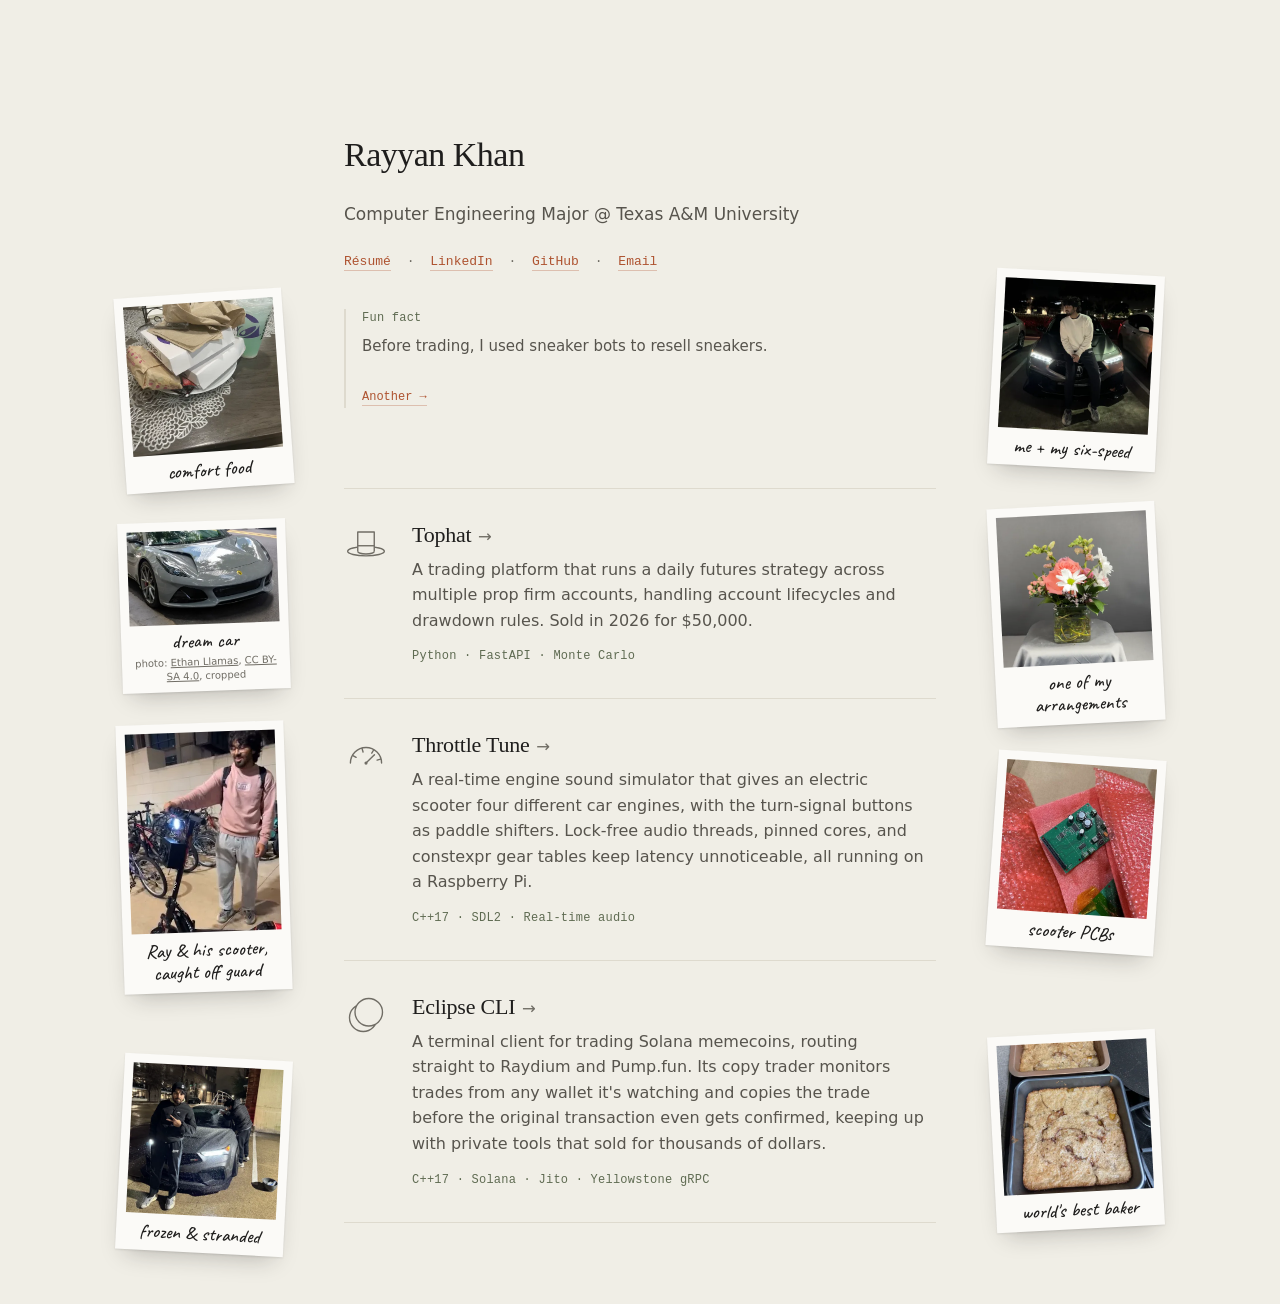
<file: index.html>
<!DOCTYPE html>
<html lang="en">
<head>
<meta charset="utf-8">
<meta name="viewport" content="width=device-width, initial-scale=1">
<title>Rayyan Khan</title>
<meta name="description" content="Systems engineer. Trading automation, real-time audio, and low-latency tooling.">
<meta name="theme-color" content="#F0EEE6">
<meta property="og:title" content="Rayyan Khan">
<meta property="og:description" content="Systems engineer. Trading automation, real-time audio, and low-latency tooling.">
<meta property="og:type" content="website">
<link rel="icon" href="favicon.svg" type="image/svg+xml">
<link rel="stylesheet" href="style.css">
<script defer src="analytics.js"></script>
<script defer src="facts.js"></script>
</head>
<body>

<div class="page">

  <header class="intro">
    <h1>Rayyan Khan</h1>
    <p class="lede">Computer Engineering Major @ Texas&nbsp;A&amp;M University</p>
    <nav class="links" aria-label="Elsewhere">
      <a href="Rayyan_Khan_Resume.pdf" data-umami-event="Resume">Résumé</a>
      <span class="sep" aria-hidden="true">&middot;</span>
      <a href="https://www.linkedin.com/in/rayyankhan12/" data-umami-event="LinkedIn profile">LinkedIn</a>
      <span class="sep" aria-hidden="true">&middot;</span>
      <a href="https://github.com/rayyyu12" data-umami-event="GitHub profile">GitHub</a>
      <span class="sep" aria-hidden="true">&middot;</span>
      <a href="mailto:rayykhan120@gmail.com" data-umami-event="Email">Email</a>
    </nav>

    <figure class="snap on-right" style="--tilt: 3deg; --top: 9rem">
      <img src="img/integra.webp" width="440" height="440" alt="Rayyan sitting on the hood of his Acura Integra at night" decoding="async">
      <figcaption>me + my six-speed</figcaption>
    </figure>

    <div class="fact-row">
      <div class="fact">
        <span class="fact-label">Fun fact</span>
        <p class="fact-text">In middle school I was a speedcuber, solving a Rubik's cube in under 10 seconds.</p>
        <button class="fact-next" type="button" hidden data-umami-event="Another fun fact">Another &rarr;</button>
      </div>
      <figure class="snap on-left" style="--tilt: -4deg; --top: -1rem">
        <img src="img/tacobell.webp" width="440" height="440" alt="A stack of Taco Bell boxes and a drink on the kitchen table" loading="lazy" decoding="async">
        <figcaption>comfort food</figcaption>
      </figure>
    </div>

    <!-- Fun facts. facts.js shows a random one per visit; add or edit freely. -->
    <ul class="fact-list" hidden>
      <li>In middle school I was a speedcuber, solving a Rubik's cube in under 10 seconds.</li>
      <li>Before trading, I used sneaker bots to resell sneakers.</li>
      <li>I was once ranked in the top 1,000 in the world in both Clash Royale and Fortnite.</li>
      <li>I'm a surprisingly good floral designer and wedding planner.</li>
      <li>I'm a half-decent chef and baker, and my favorite junk food is still Taco Bell.</li>
      <li>I drive a six-speed manual, which might explain why my scooter has paddle shifters.</li>
      <li>I used to be big into photography and videography. You'd never guess from the demo videos on this site.</li>
      <li>My dream car is a Lotus Emira.</li>
    </ul>
  </header>

  <main>
    <ul class="work" aria-label="Selected work">

      <li class="project">
        <a class="project-link" href="tophat/" data-umami-event="Open project" data-umami-event-project="Tophat">
          <span class="mark" aria-hidden="true">
            <svg viewBox="0 0 48 48" fill="none" stroke="currentColor" stroke-width="1.5" stroke-linejoin="round">
              <ellipse cx="24" cy="33" rx="20" ry="5"/>
              <path d="M15 33V12h18v21" fill="var(--paper, #F0EEE6)"/>
              <path d="M15 33a9 3 0 0 0 18 0"/>
              <path d="M15 27h18"/>
            </svg>
          </span>
          <span class="body">
            <span class="title">Tophat<span class="arrow" aria-hidden="true">&rarr;</span></span>
            <span class="desc">
              A trading platform that runs a daily futures strategy across multiple
              prop firm accounts, handling account lifecycles and drawdown rules.
              Sold in 2026 for $50,000.
            </span>
            <span class="tags">Python &middot; FastAPI &middot; Monte Carlo</span>
          </span>
        </a>
        <figure class="snap on-left" style="--tilt: -2deg; --top: 2rem">
          <img src="img/emira.webp" width="440" height="275" alt="A grey Lotus Emira parked on a city street" loading="lazy" decoding="async">
          <figcaption>
            dream car
            <small class="credit">photo: <a href="https://commons.wikimedia.org/wiki/File:Lotus_Emira_Turbo_SE_Zinc_Grey_01.jpg">Ethan Llamas</a>,
              <a href="https://creativecommons.org/licenses/by-sa/4.0/">CC BY-SA 4.0</a>, cropped</small>
          </figcaption>
        </figure>
        <figure class="snap on-right" style="--tilt: -3deg; --top: 1rem">
          <img src="img/flowers.webp" width="440" height="440" alt="A floral arrangement of pink roses, white daisies and snapdragons in a glass cube vase" loading="lazy" decoding="async">
          <figcaption>one of my arrangements</figcaption>
        </figure>
      </li>

      <li class="project">
        <a class="project-link" href="throttle-tune/" data-umami-event="Open project" data-umami-event-project="Throttle Tune">
          <span class="mark" aria-hidden="true">
            <svg viewBox="0 0 48 48" fill="none" stroke="currentColor" stroke-width="1.5" stroke-linecap="round">
              <path d="M7 35a17 17 0 1 1 34 0"/>
              <path d="M9.7 26.8 13.2 28.8M19.7 19.1 20.8 22.9M32.3 20.7 30.3 24.2M39.9 30.7 36.1 31.8"/>
              <path d="M24 35 33.2 25.8"/>
              <circle cx="24" cy="35" r="1.7" fill="currentColor" stroke="none"/>
            </svg>
          </span>
          <span class="body">
            <span class="title">Throttle Tune<span class="arrow" aria-hidden="true">&rarr;</span></span>
            <span class="desc">
              A real-time engine sound simulator that gives an electric scooter four
              different car engines, with the turn-signal buttons as paddle shifters.
              Lock-free audio threads, pinned cores, and constexpr gear tables keep
              latency unnoticeable, all running on a Raspberry Pi.
            </span>
            <span class="tags">C++17 &middot; SDL2 &middot; Real-time audio</span>
          </span>
        </a>
        <figure class="snap on-left" style="--tilt: -2deg; --top: 1.5rem">
          <img src="img/scooter.webp" width="292" height="389" alt="Rayyan next to his electric scooter, with the Throttle Tune box on its stem" loading="lazy" decoding="async">
          <figcaption>Ray &amp; his scooter, caught off guard</figcaption>
        </figure>
        <figure class="snap on-right" style="--tilt: 4deg; --top: 3.5rem">
          <img src="img/pcb.webp" width="440" height="440" alt="Throttle Tune's custom circuit board, fresh out of its packaging" loading="lazy" decoding="async">
          <figcaption>scooter PCBs</figcaption>
        </figure>
      </li>

      <li class="project">
        <a class="project-link" href="eclipse-cli/" data-umami-event="Open project" data-umami-event-project="Eclipse CLI">
          <span class="mark" aria-hidden="true">
            <svg viewBox="0 0 48 48" fill="none" stroke="currentColor" stroke-width="1.5">
              <circle cx="21" cy="27" r="15"/>
              <circle cx="27" cy="21" r="15" fill="var(--paper, #F0EEE6)"/>
            </svg>
          </span>
          <span class="body">
            <span class="title">Eclipse CLI<span class="arrow" aria-hidden="true">&rarr;</span></span>
            <span class="desc">
              A terminal client for trading Solana memecoins, routing straight to Raydium
              and Pump.fun. Its copy trader monitors trades from any wallet it's
              watching and copies the trade before the original transaction even
              gets confirmed, keeping up with private tools that sold for thousands
              of dollars.
            </span>
            <span class="tags">C++17 &middot; Solana &middot; Jito &middot; Yellowstone gRPC</span>
          </span>
        </a>
        <figure class="snap on-left" style="--tilt: 3deg; --top: 6rem">
          <img src="img/iced-in.webp" width="440" height="440" alt="Rayyan in front of his iced-over car while a friend scrapes the windshield" loading="lazy" decoding="async">
          <figcaption>frozen &amp; stranded</figcaption>
        </figure>
        <figure class="snap on-right" style="--tilt: -3deg; --top: 4.5rem">
          <img src="img/cobbler.webp" width="440" height="440" alt="Two pans of fresh-baked peach cobbler on the stove" loading="lazy" decoding="async">
          <figcaption>world's best baker</figcaption>
        </figure>
      </li>

    </ul>
  </main>

</div>

</body>
</html>
</file>
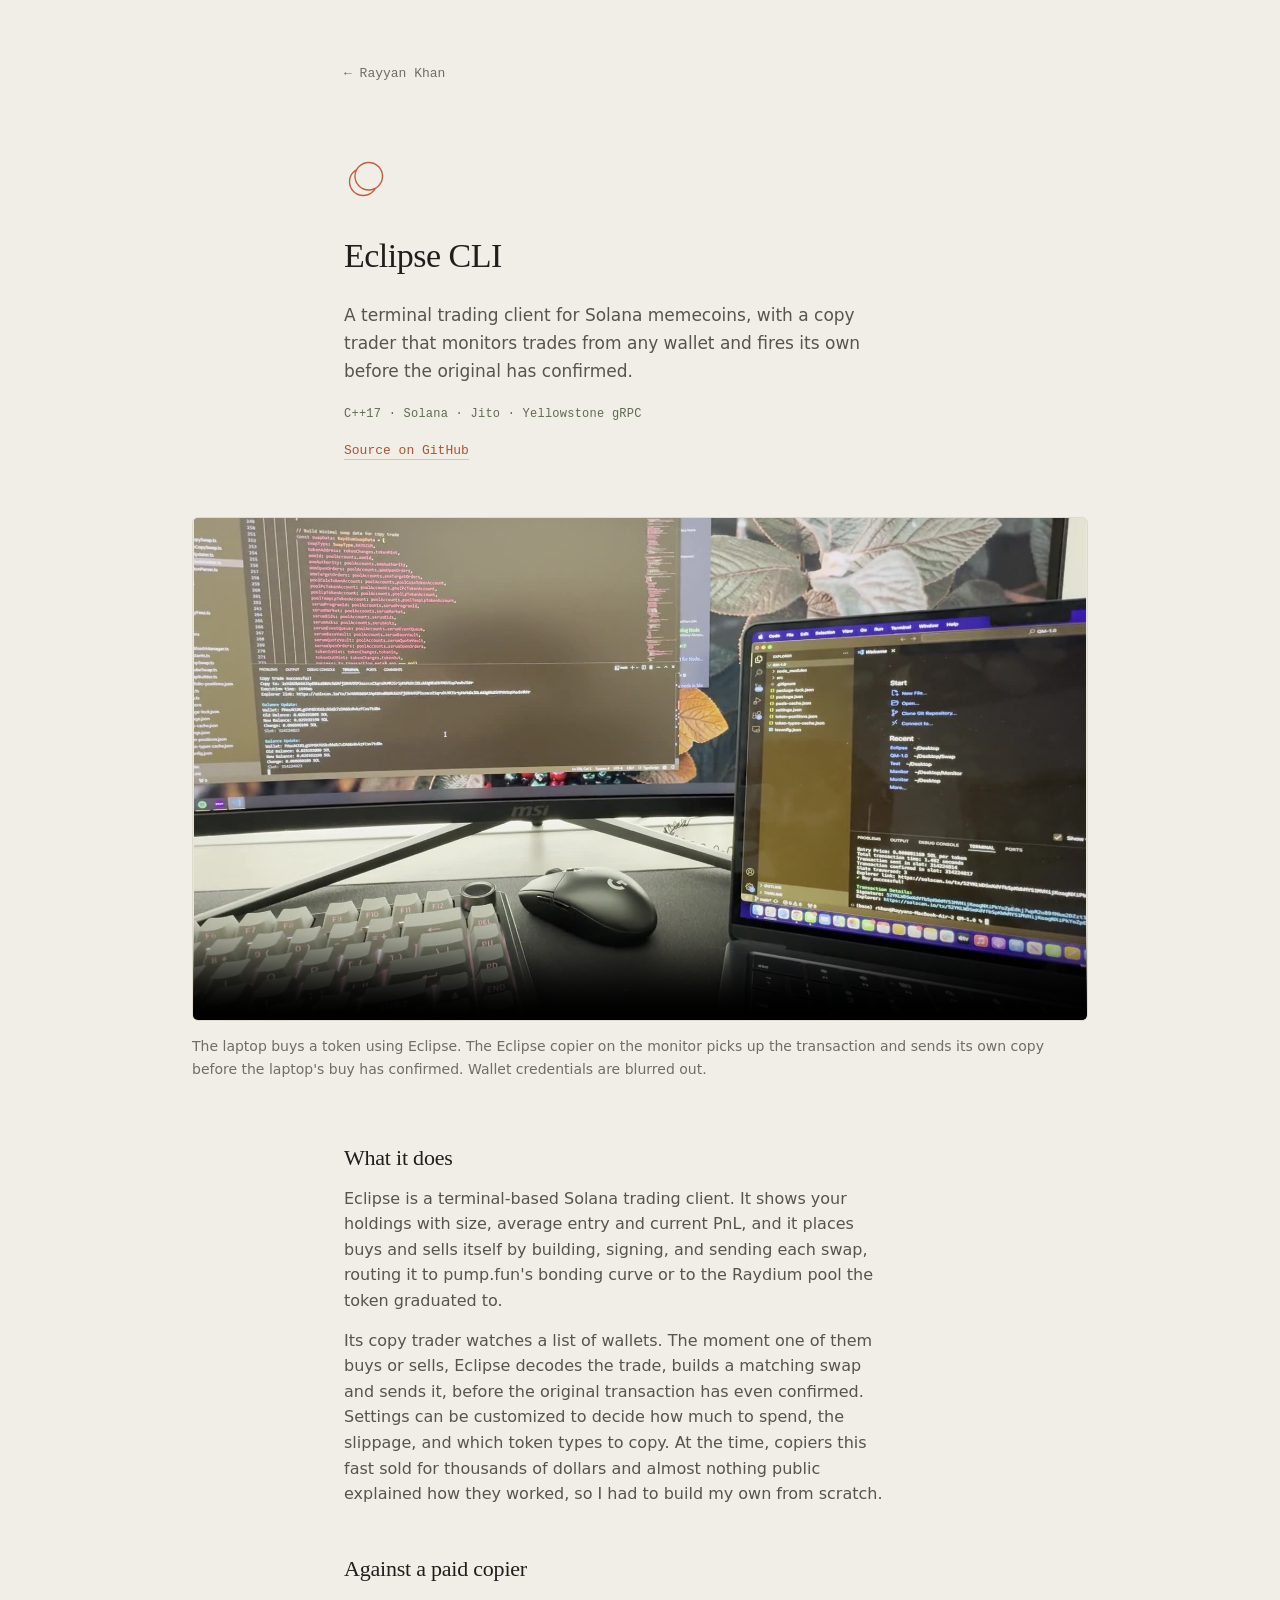
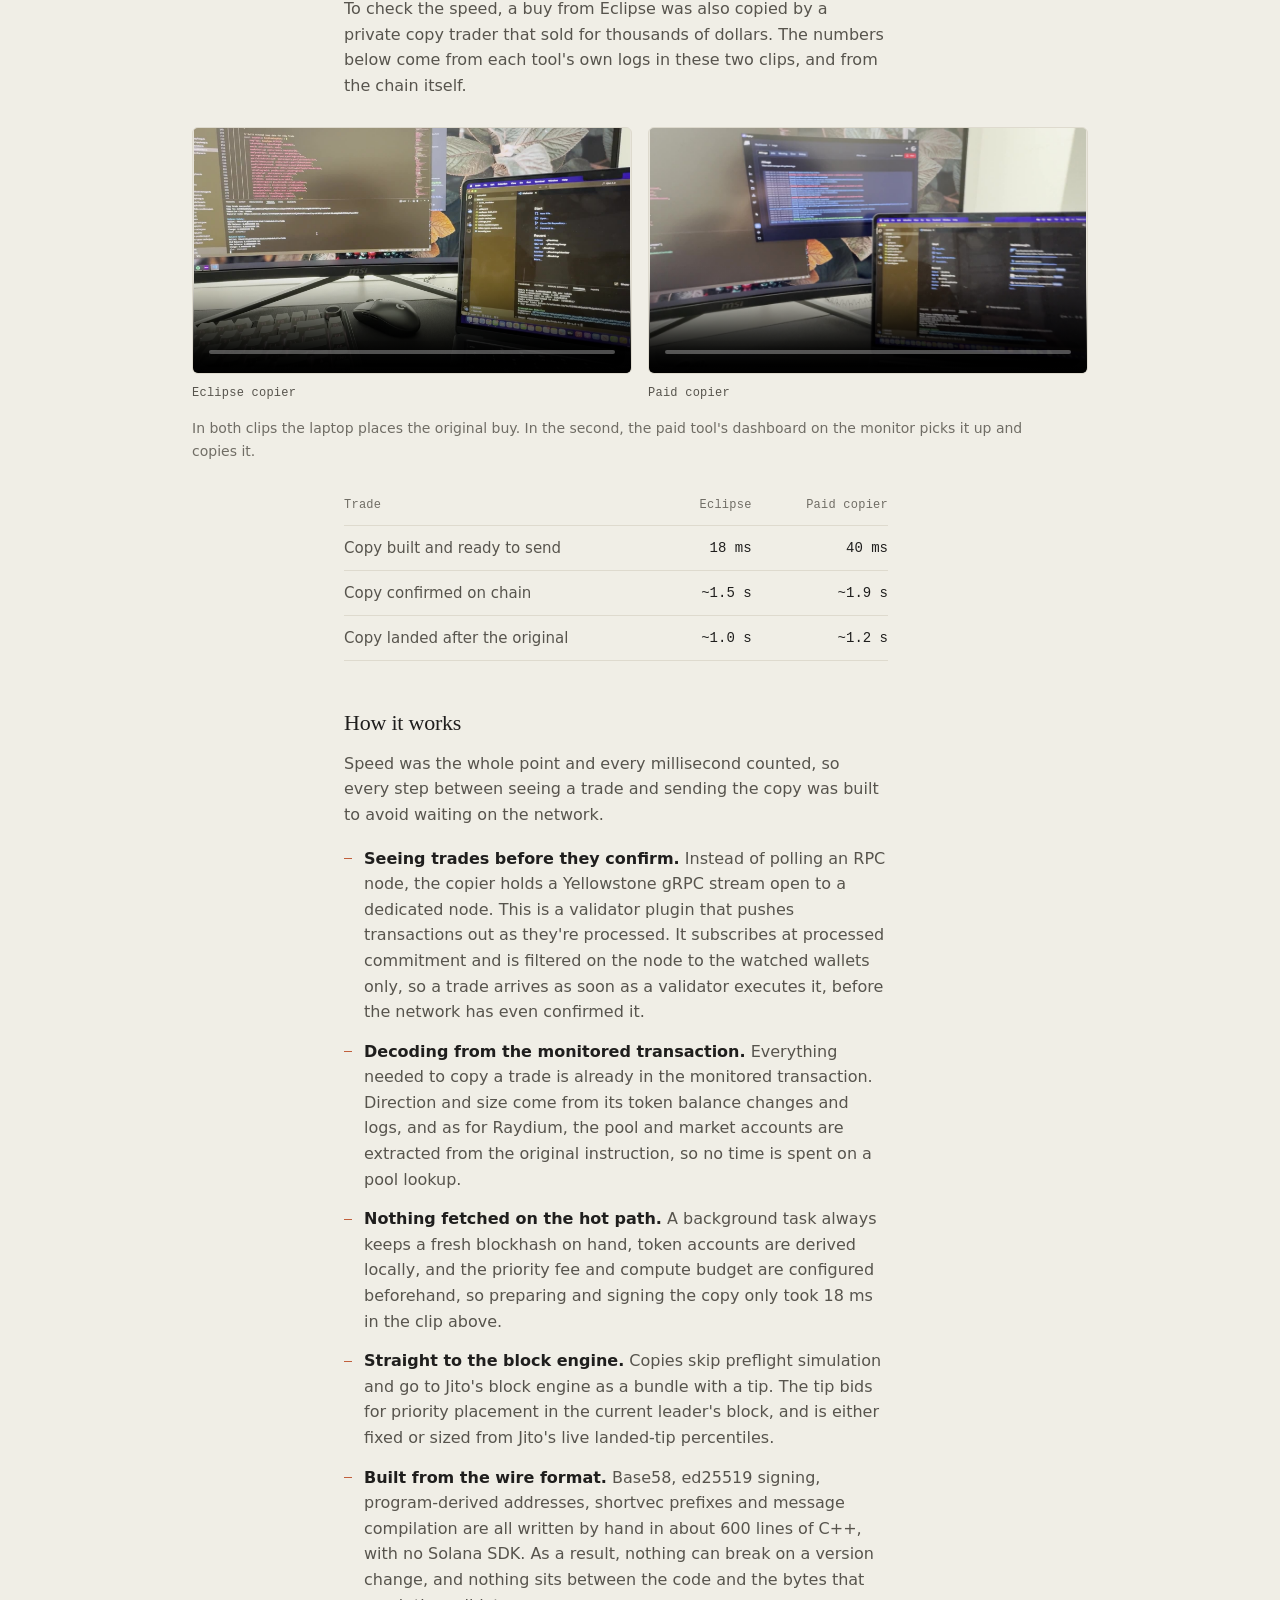
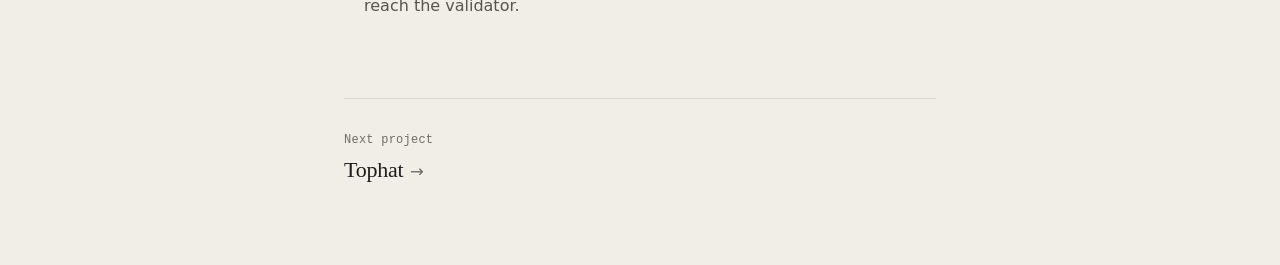
<file: eclipse-cli/index.html>
<!DOCTYPE html>
<html lang="en">
<head>
<meta charset="utf-8">
<meta name="viewport" content="width=device-width, initial-scale=1">
<title>Eclipse CLI · Rayyan Khan</title>
<meta name="description" content="A terminal trading client for Solana memecoins, with a copy trader that fires before the original trade has confirmed.">
<meta name="theme-color" content="#F0EEE6">
<meta property="og:title" content="Eclipse CLI">
<meta property="og:description" content="A terminal trading client for Solana memecoins, with a copy trader that fires before the original trade has confirmed.">
<meta property="og:type" content="article">
<link rel="icon" href="../favicon.svg" type="image/svg+xml">
<link rel="stylesheet" href="../style.css">
<script defer src="../analytics.js"></script>
</head>
<body>

<div class="page case">

  <nav class="crumb" aria-label="Breadcrumb">
    <a href="../" data-umami-event="Back to home" data-umami-event-project="Eclipse CLI">&larr; Rayyan Khan</a>
  </nav>

  <header class="case-head">
    <span class="mark" aria-hidden="true">
      <svg viewBox="0 0 48 48" fill="none" stroke="currentColor" stroke-width="1.5">
        <circle cx="21" cy="27" r="15"/>
        <circle cx="27" cy="21" r="15" fill="var(--paper, #F0EEE6)"/>
      </svg>
    </span>
    <h1>Eclipse CLI</h1>
    <p class="lede">
      A terminal trading client for Solana memecoins, with a copy trader that
      monitors trades from any wallet and fires its own before the original
      has confirmed.
    </p>
    <p class="tags">C++17 &middot; Solana &middot; Jito &middot; Yellowstone gRPC</p>
    <nav class="links" aria-label="Project links">
      <a href="https://github.com/rayyyu12/Eclipse-CLI" data-umami-event="View source" data-umami-event-project="Eclipse CLI">Source on GitHub</a>
    </nav>
  </header>

  <main>

    <figure class="demo">
      <div class="demo-frame">
        <video src="copy-demo.mp4" poster="copy-demo.jpg" autoplay muted loop playsinline controls></video>
      </div>
      <figcaption>
        The laptop buys a token using Eclipse. The Eclipse copier on the monitor
        picks up the transaction and sends its own copy before the laptop's buy
        has confirmed. Wallet credentials are blurred out.
      </figcaption>
    </figure>

    <div class="prose">

      <h2>What it does</h2>
      <p>
        Eclipse is a terminal-based Solana trading client. It shows your
        holdings with size, average entry and current PnL, and it places buys
        and sells itself by building, signing, and sending each swap, routing
        it to pump.fun's bonding curve or to the Raydium pool the token
        graduated to.
      </p>
      <p>
        Its copy trader watches a list of wallets. The moment one of them buys or
        sells, Eclipse decodes the trade, builds a matching swap and sends it,
        before the original transaction has even confirmed. Settings can be
        customized to decide how much to spend, the slippage, and which token
        types to copy. At the time, copiers this fast sold for thousands of
        dollars and almost nothing public explained how they worked, so I had to
        build my own from scratch.
      </p>

      <h2>Against a paid copier</h2>
      <p>
        To check the speed, a buy from Eclipse was also copied by a private
        copy trader that sold for thousands of dollars. The numbers below come
        from each tool's own logs in these two clips, and from the chain itself.
      </p>

      <figure class="demo compare">
        <div class="compare-grid">
          <figure>
            <div class="demo-frame">
              <video src="copy-demo.mp4" poster="copy-demo.jpg" controls muted playsinline preload="metadata"></video>
            </div>
            <figcaption>Eclipse copier</figcaption>
          </figure>
          <figure>
            <div class="demo-frame">
              <video src="paid-copier.mp4" poster="paid-copier.jpg" controls muted playsinline preload="metadata"></video>
            </div>
            <figcaption>Paid copier</figcaption>
          </figure>
        </div>
        <figcaption>
          In both clips the laptop places the original buy. In the second, the
          paid tool's dashboard on the monitor picks it up and copies it.
        </figcaption>
      </figure>

      <table>
        <thead>
          <tr>
            <th scope="col">Trade</th>
            <th scope="col" class="num">Eclipse</th>
            <th scope="col" class="num">Paid copier</th>
          </tr>
        </thead>
        <tbody>
          <tr>
            <th scope="row">Copy built and ready to send</th>
            <td class="num">18 ms</td>
            <td class="num">40 ms</td>
          </tr>
          <tr>
            <th scope="row">Copy confirmed on chain</th>
            <td class="num">~1.5 s</td>
            <td class="num">~1.9 s</td>
          </tr>
          <tr>
            <th scope="row">Copy landed after the original</th>
            <td class="num">~1.0 s</td>
            <td class="num">~1.2 s</td>
          </tr>
        </tbody>
      </table>

      <h2>How it works</h2>
      <p>
        Speed was the whole point and every millisecond counted, so every step
        between seeing a trade and sending the copy was built to avoid waiting
        on the network.
      </p>
      <ul>
        <li>
          <strong>Seeing trades before they confirm.</strong> Instead of polling
          an RPC node, the copier holds a Yellowstone gRPC stream open to a
          dedicated node. This is a validator plugin that pushes transactions
          out as they're processed. It subscribes at processed commitment and is
          filtered on the node to the watched wallets only, so a trade arrives
          as soon as a validator executes it, before the network has even
          confirmed it.
        </li>
        <li>
          <strong>Decoding from the monitored transaction.</strong> Everything
          needed to copy a trade is already in the monitored transaction.
          Direction and size come from its token balance changes and logs, and as
          for Raydium, the pool and market accounts are extracted from the
          original instruction, so no time is spent on a pool lookup.
        </li>
        <li>
          <strong>Nothing fetched on the hot path.</strong> A background task
          always keeps a fresh blockhash on hand, token accounts are derived
          locally, and the priority fee and compute budget are configured
          beforehand, so preparing and signing the copy only took 18&nbsp;ms in
          the clip above.
        </li>
        <li>
          <strong>Straight to the block engine.</strong> Copies skip preflight
          simulation and go to Jito's block engine as a bundle with a tip. The
          tip bids for priority placement in the current leader's block, and is
          either fixed or sized from Jito's live landed-tip percentiles.
        </li>
        <li>
          <strong>Built from the wire format.</strong> Base58, ed25519 signing,
          program-derived addresses, shortvec prefixes and message compilation
          are all written by hand in about 600 lines of C++, with no Solana SDK.
          As a result, nothing can break on a version change, and nothing sits
          between the code and the bytes that reach the validator.
        </li>
      </ul>

    </div>

  </main>

  <nav class="next" aria-label="Next project">
    <a href="../tophat/" data-umami-event="Next project" data-umami-event-project="Tophat">
      <span class="next-label">Next project</span>
      <span class="next-title">Tophat<span class="arrow" aria-hidden="true">&rarr;</span></span>
    </a>
  </nav>

</div>

</body>
</html>
</file>
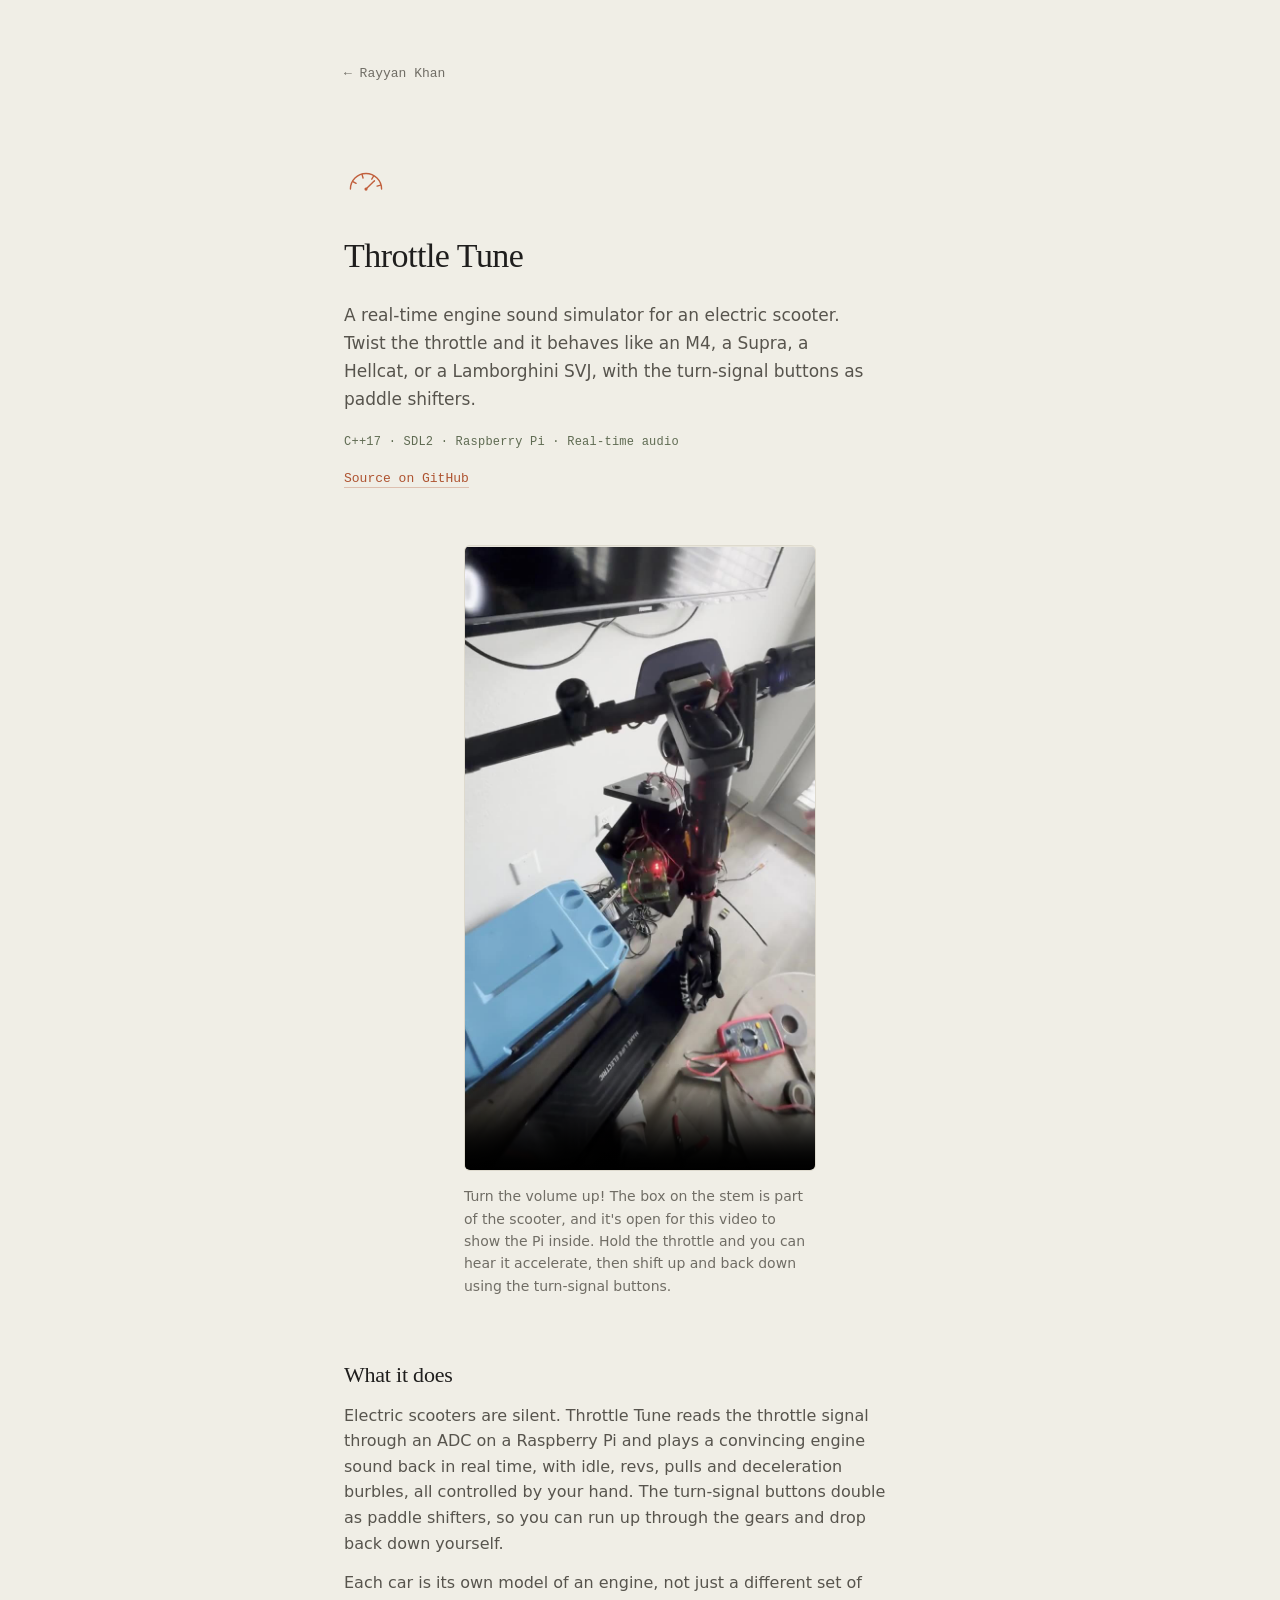
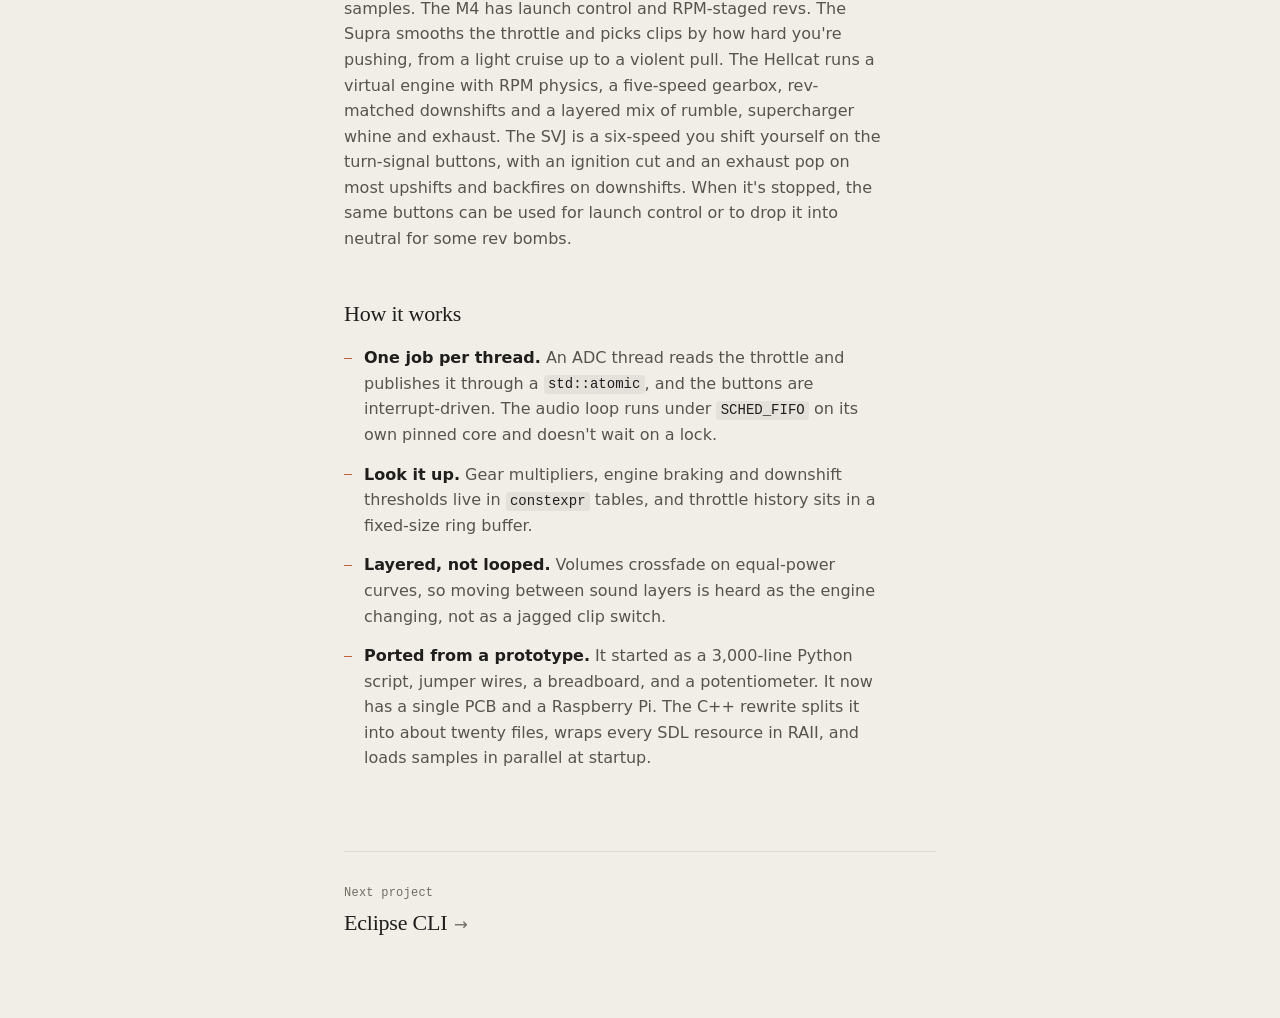
<file: throttle-tune/index.html>
<!DOCTYPE html>
<html lang="en">
<head>
<meta charset="utf-8">
<meta name="viewport" content="width=device-width, initial-scale=1">
<title>Throttle Tune · Rayyan Khan</title>
<meta name="description" content="A real-time engine sound simulator in C++ that gives an electric scooter the voice of a combustion engine.">
<meta name="theme-color" content="#F0EEE6">
<meta property="og:title" content="Throttle Tune">
<meta property="og:description" content="A real-time engine sound simulator in C++ that gives an electric scooter the voice of a combustion engine.">
<meta property="og:type" content="article">
<link rel="icon" href="../favicon.svg" type="image/svg+xml">
<link rel="stylesheet" href="../style.css">
<script defer src="../analytics.js"></script>
</head>
<body>

<div class="page case">

  <nav class="crumb" aria-label="Breadcrumb">
    <a href="../" data-umami-event="Back to home" data-umami-event-project="Throttle Tune">&larr; Rayyan Khan</a>
  </nav>

  <header class="case-head">
    <span class="mark" aria-hidden="true">
      <svg viewBox="0 0 48 48" fill="none" stroke="currentColor" stroke-width="1.5" stroke-linecap="round">
        <path d="M7 35a17 17 0 1 1 34 0"/>
        <path d="M9.7 26.8 13.2 28.8M19.7 19.1 20.8 22.9M32.3 20.7 30.3 24.2M39.9 30.7 36.1 31.8"/>
        <path d="M24 35 33.2 25.8"/>
        <circle cx="24" cy="35" r="1.7" fill="currentColor" stroke="none"/>
      </svg>
    </span>
    <h1>Throttle Tune</h1>
    <p class="lede">
      A real-time engine sound simulator for an electric scooter. Twist the
      throttle and it behaves like an M4, a Supra, a Hellcat, or a Lamborghini
      SVJ, with the turn-signal buttons as paddle shifters.
    </p>
    <p class="tags">C++17 &middot; SDL2 &middot; Raspberry Pi &middot; Real-time audio</p>
    <nav class="links" aria-label="Project links">
      <a href="https://github.com/rayyyu12/TT3" data-umami-event="View source" data-umami-event-project="Throttle Tune">Source on GitHub</a>
    </nav>
  </header>

  <main>

    <figure class="demo portrait">
      <div class="demo-frame">
        <video src="demo.mp4" poster="poster.jpg" controls playsinline preload="metadata"></video>
      </div>
      <figcaption>
        Turn the volume up! The box on the stem is part of the scooter, and it's
        open for this video to show the Pi inside. Hold the throttle and you can
        hear it accelerate, then shift up and back down using the turn-signal
        buttons.
      </figcaption>
    </figure>

    <div class="prose">

      <h2>What it does</h2>
      <p>
        Electric scooters are silent. Throttle Tune reads the throttle signal
        through an ADC on a Raspberry Pi and plays a convincing engine sound back
        in real time, with idle, revs, pulls and deceleration burbles, all
        controlled by your hand. The turn-signal buttons double as paddle
        shifters, so you can run up through the gears and drop back down
        yourself.
      </p>
      <p>
        Each car is its own model of an engine, not just a different set of
        samples. The M4 has launch control and RPM-staged revs. The Supra
        smooths the throttle and picks clips by how hard you're pushing, from a
        light cruise up to a violent pull. The Hellcat runs a virtual engine with
        RPM physics, a five-speed gearbox, rev-matched downshifts and a layered
        mix of rumble, supercharger whine and exhaust. The SVJ is a six-speed
        you shift yourself on the turn-signal buttons, with an ignition cut and
        an exhaust pop on most upshifts and backfires on downshifts. When it's
        stopped, the same buttons can be used for launch control or to drop it into neutral
        for some rev bombs.
      </p>

      <h2>How it works</h2>
      <ul>
        <li>
          <strong>One job per thread.</strong> An ADC thread reads the throttle
          and publishes it through a <code>std::atomic</code>, and the buttons are
          interrupt-driven. The audio loop runs under <code>SCHED_FIFO</code>
          on its own pinned core and doesn't wait on a lock.
        </li>
        <li>
          <strong>Look it up.</strong> Gear multipliers, engine braking and
          downshift thresholds live in <code>constexpr</code> tables, and
          throttle history sits in a fixed-size ring buffer.
        </li>
        <li>
          <strong>Layered, not looped.</strong> Volumes crossfade on equal-power
          curves, so moving between sound layers is heard as the engine
          changing, not as a jagged clip switch.
        </li>
        <li>
          <strong>Ported from a prototype.</strong> It started as a 3,000&#8209;line
          Python script, jumper wires, a breadboard, and a potentiometer. It now
          has a single PCB and a Raspberry Pi. The C++ rewrite splits it into
          about twenty files, wraps every SDL resource in RAII, and loads samples
          in parallel at startup.
        </li>
      </ul>

    </div>

  </main>

  <nav class="next" aria-label="Next project">
    <a href="../eclipse-cli/" data-umami-event="Next project" data-umami-event-project="Eclipse CLI">
      <span class="next-label">Next project</span>
      <span class="next-title">Eclipse CLI<span class="arrow" aria-hidden="true">&rarr;</span></span>
    </a>
  </nav>

</div>

</body>
</html>
</file>
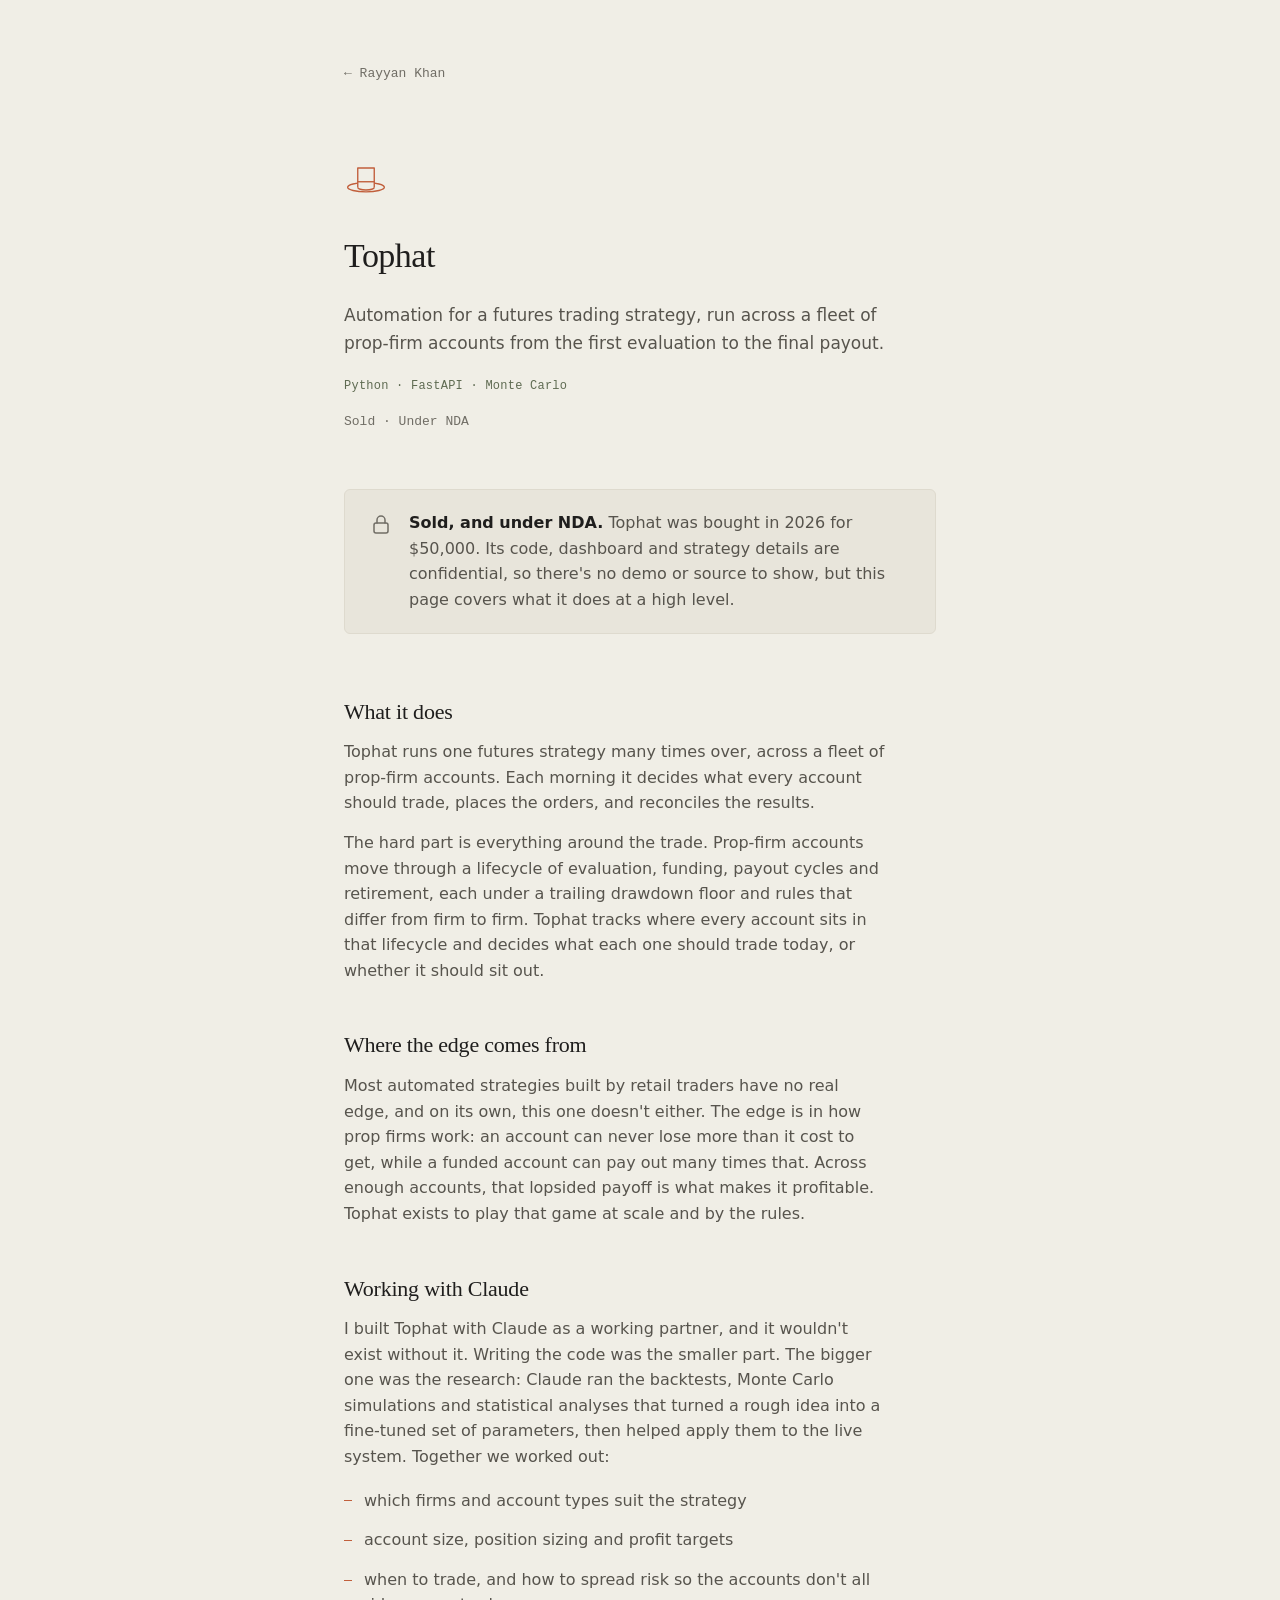
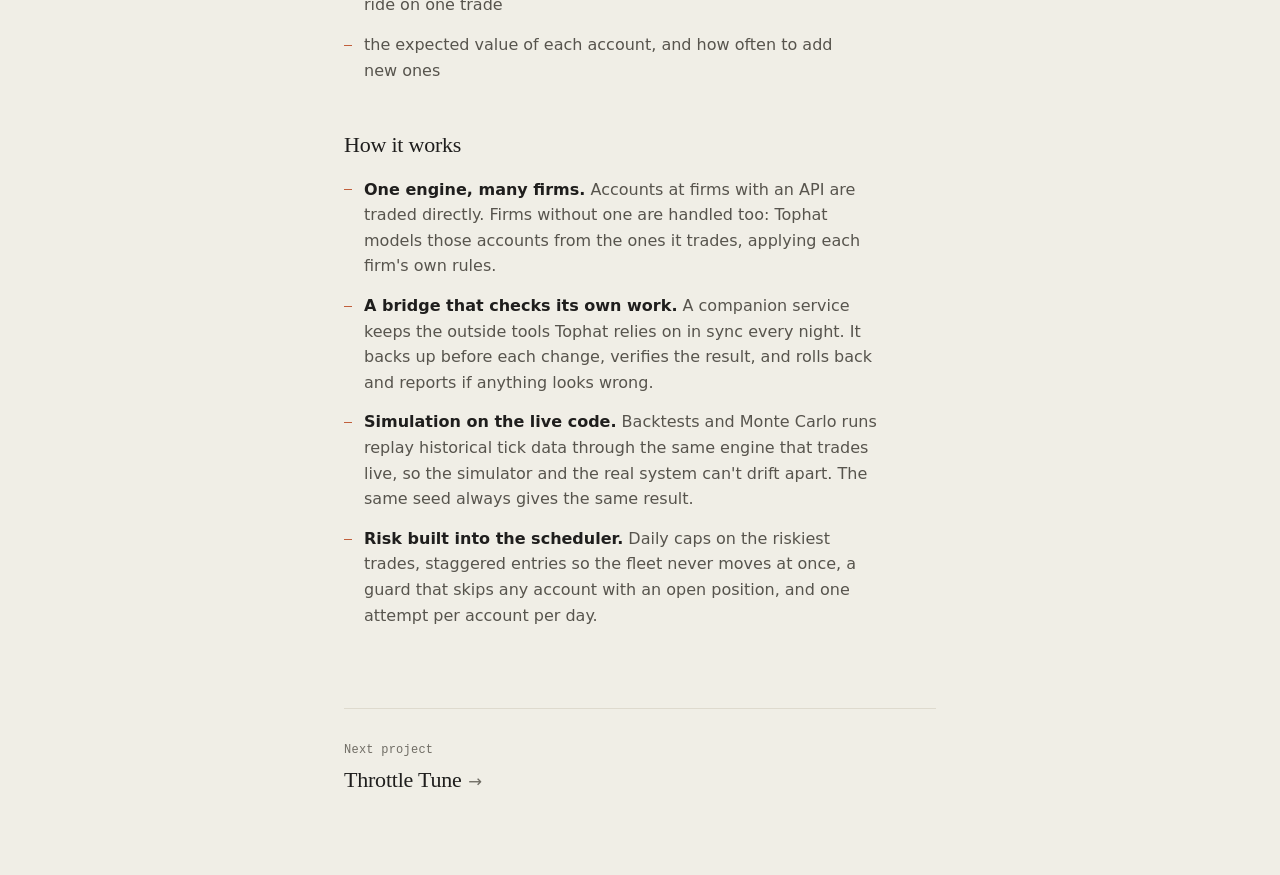
<file: tophat/index.html>
<!DOCTYPE html>
<html lang="en">
<head>
<meta charset="utf-8">
<meta name="viewport" content="width=device-width, initial-scale=1">
<title>Tophat · Rayyan Khan</title>
<meta name="description" content="A platform that automates a futures trading strategy across a fleet of prop-firm accounts.">
<meta name="theme-color" content="#F0EEE6">
<meta property="og:title" content="Tophat">
<meta property="og:description" content="A platform that automates a futures trading strategy across a fleet of prop-firm accounts.">
<meta property="og:type" content="article">
<link rel="icon" href="../favicon.svg" type="image/svg+xml">
<link rel="stylesheet" href="../style.css">
<script defer src="../analytics.js"></script>
</head>
<body>

<div class="page case">

  <nav class="crumb" aria-label="Breadcrumb">
    <a href="../" data-umami-event="Back to home" data-umami-event-project="Tophat">&larr; Rayyan Khan</a>
  </nav>

  <header class="case-head">
    <span class="mark" aria-hidden="true">
      <svg viewBox="0 0 48 48" fill="none" stroke="currentColor" stroke-width="1.5" stroke-linejoin="round">
        <ellipse cx="24" cy="33" rx="20" ry="5"/>
        <path d="M15 33V12h18v21" fill="var(--paper, #F0EEE6)"/>
        <path d="M15 33a9 3 0 0 0 18 0"/>
        <path d="M15 27h18"/>
      </svg>
    </span>
    <h1>Tophat</h1>
    <p class="lede">
      Automation for a futures trading strategy, run across a fleet of
      prop&#8209;firm accounts from the first evaluation to the final payout.
    </p>
    <p class="tags">Python &middot; FastAPI &middot; Monte Carlo</p>
    <p class="status">Sold &middot; Under NDA</p>
  </header>

  <main>

    <aside class="notice" aria-label="Confidentiality">
      <svg viewBox="0 0 24 24" fill="none" stroke="currentColor" stroke-width="1.5" stroke-linecap="round" stroke-linejoin="round" aria-hidden="true">
        <rect x="5" y="11" width="14" height="10" rx="2"/>
        <path d="M8 11V8a4 4 0 0 1 8 0v3"/>
      </svg>
      <p>
        <strong>Sold, and under NDA.</strong> Tophat was bought in 2026 for
        $50,000. Its code, dashboard and strategy details are confidential, so
        there's no demo or source to show, but this page covers what it does at
        a high level.
      </p>
    </aside>

    <div class="prose">

      <h2>What it does</h2>
      <p>
        Tophat runs one futures strategy many times over, across a fleet of
        prop&#8209;firm accounts. Each morning it decides what every account
        should trade, places the orders, and reconciles the results.
      </p>
      <p>
        The hard part is everything around the trade. Prop-firm accounts move
        through a lifecycle of evaluation, funding, payout cycles and retirement,
        each under a trailing drawdown floor and rules that differ from firm to
        firm. Tophat tracks where every account sits in that lifecycle and decides
        what each one should trade today, or whether it should sit out.
      </p>

      <h2>Where the edge comes from</h2>
      <p>
        Most automated strategies built by retail traders have no real edge, and
        on its own, this one doesn't either. The edge is in how prop firms work:
        an account can never lose more than it cost to get, while a funded account
        can pay out many times that. Across enough accounts, that lopsided payoff
        is what makes it profitable. Tophat exists to play that game at scale and
        by the rules.
      </p>

      <h2>Working with Claude</h2>
      <p>
        I built Tophat with Claude as a working partner, and it wouldn't exist
        without it. Writing the code was the smaller part. The bigger one was the
        research: Claude ran the backtests, Monte Carlo simulations and
        statistical analyses that turned a rough idea into a fine-tuned set of
        parameters, then helped apply them to the live system. Together we
        worked out:
      </p>
      <ul>
        <li>which firms and account types suit the strategy</li>
        <li>account size, position sizing and profit targets</li>
        <li>when to trade, and how to spread risk so the accounts don't all ride
          on one trade</li>
        <li>the expected value of each account, and how often to add new ones</li>
      </ul>

      <h2>How it works</h2>
      <ul>
        <li>
          <strong>One engine, many firms.</strong> Accounts at firms with an API
          are traded directly. Firms without one are handled too: Tophat models
          those accounts from the ones it trades, applying each firm's own rules.
        </li>
        <li>
          <strong>A bridge that checks its own work.</strong> A companion service
          keeps the outside tools Tophat relies on in sync every night. It backs
          up before each change, verifies the result, and rolls back and reports
          if anything looks wrong.
        </li>
        <li>
          <strong>Simulation on the live code.</strong> Backtests and Monte Carlo
          runs replay historical tick data through the same engine that trades
          live, so the simulator and the real system can't drift apart. The same
          seed always gives the same result.
        </li>
        <li>
          <strong>Risk built into the scheduler.</strong> Daily caps on the
          riskiest trades, staggered entries so the fleet never moves at once, a
          guard that skips any account with an open position, and one attempt per
          account per day.
        </li>
      </ul>

    </div>

  </main>

  <nav class="next" aria-label="Next project">
    <a href="../throttle-tune/" data-umami-event="Next project" data-umami-event-project="Throttle Tune">
      <span class="next-label">Next project</span>
      <span class="next-title">Throttle Tune<span class="arrow" aria-hidden="true">&rarr;</span></span>
    </a>
  </nav>

</div>

</body>
</html>
</file>
<file: style.css>
/* ---------------------------------------------------------------
   Palette: Claude's warm neutrals. Beige paper, clay, dry sage.
   --------------------------------------------------------------- */

:root {
  --paper:    #F0EEE6;
  --ink:      #1F1E1D;
  --ink-soft: #57544D;
  --ink-mute: #706D65;
  --rule:     #DEDACE;
  --well:     #E8E5DB;  /* recessed surfaces, e.g. the empty video frame */
  --clay:    #AE5330;  /* passes AA on paper, used for text links */
  --clay-lit: #C15F3C;  /* decorative only */
  --sage:     #5F6B52;

  --serif: ui-serif, "New York", "Iowan Old Style", "Palatino Linotype", Georgia, serif;
  --sans: -apple-system, BlinkMacSystemFont, "Segoe UI", system-ui, sans-serif;
  --mono: ui-monospace, "SF Mono", SFMono-Regular, Menlo, Consolas, monospace;
  --hand: "Caveat", "Segoe Print", "Bradley Hand", cursive;  /* polaroid captions */
}

/* Self-hosted so visitors' browsers never contact Google. SIL OFL, see
   fonts/Caveat-OFL.txt. */
@font-face {
  font-family: "Caveat";
  src: url("fonts/caveat-500-latin.woff2") format("woff2");
  font-weight: 500;
  font-display: swap;
}

*, *::before, *::after { box-sizing: border-box; }

html { -webkit-text-size-adjust: 100%; }

body {
  margin: 0;
  background: var(--paper);
  color: var(--ink);
  font-family: var(--sans);
  font-size: 16px;
  line-height: 1.6;
  -webkit-font-smoothing: antialiased;
  -moz-osx-font-smoothing: grayscale;
}

.page {
  max-width: 41rem;
  margin: 0 auto;
  padding: 8rem 2rem 5rem;
}

a { color: var(--clay); }

/* ---------------------------------------------------------------
   Intro
   --------------------------------------------------------------- */

h1 {
  margin: 0;
  font-family: var(--serif);
  font-size: 2.125rem;
  font-weight: 400;
  letter-spacing: -0.015em;
}

.lede {
  margin: 1.125rem 0 0;
  max-width: 34rem;
  color: var(--ink-soft);
  font-size: 1.0625rem;
  line-height: 1.65;
  text-wrap: pretty;
}

.links {
  margin-top: 1.5rem;
  font-family: var(--mono);
  font-size: 0.8125rem;
}

.links a {
  text-decoration: none;
  border-bottom: 1px solid rgba(174, 83, 48, 0.3);
  padding-bottom: 1px;
  transition: border-color 0.15s ease;
}

.links a:hover { border-bottom-color: var(--clay); }

.links .sep {
  color: var(--ink-mute);
  margin: 0 0.5rem;
}

/* Rotating fun fact; see facts.js. */
.fact {
  margin-top: 2.25rem;
  max-width: 34rem;
  padding-left: 1rem;
  border-left: 2px solid var(--rule);
}

.fact-label {
  display: block;
  font-family: var(--mono);
  font-size: 0.75rem;
  letter-spacing: 0.02em;
  color: var(--sage);
}

.fact-text {
  display: grid;
  margin: 0.375rem 0 0;
  color: var(--ink-soft);
  font-size: 0.9375rem;
  text-wrap: pretty;
}

/* Every fact sits in the same grid cell, so the box is as tall as the
   longest one and rotating never shifts the page. The outgoing fact drifts
   up and out while the next rises in. */
.fact-item {
  grid-area: 1 / 1;
  opacity: 0;
  transform: translateY(0.5em);
  transition: opacity 0.5s ease, transform 0.5s ease;
}

.fact-item.is-active {
  opacity: 1;
  transform: none;
}

.fact-item.is-leaving { transform: translateY(-0.5em); }

.fact-next {
  margin-top: 0.5rem;
  padding: 0 0 1px;
  border: 0;
  border-bottom: 1px solid rgba(174, 83, 48, 0.3);
  background: none;
  font-family: var(--mono);
  font-size: 0.75rem;
  color: var(--clay);
  cursor: pointer;
  transition: border-color 0.15s ease;
}

.fact-next:hover { border-bottom-color: var(--clay); }

.fact-list { display: none; }

/* ---------------------------------------------------------------
   Work list
   --------------------------------------------------------------- */

.work {
  list-style: none;
  margin: 5rem 0 0;
  padding: 0;
  border-top: 1px solid var(--rule);
}

.project { border-bottom: 1px solid var(--rule); }

.project-link {
  display: flex;
  gap: 1.5rem;
  align-items: flex-start;
  padding: 2rem 0;
  color: inherit;
  text-decoration: none;
}

.mark {
  flex: none;
  width: 2.75rem;
  color: var(--ink-mute);
  transition: color 0.18s ease;
}

.mark svg {
  display: block;
  width: 100%;
  height: auto;
}

.body { display: block; }

.title {
  display: block;
  font-family: var(--serif);
  font-size: 1.375rem;
  letter-spacing: -0.01em;
  line-height: 1.25;
}

.arrow {
  display: inline-block;
  margin-left: 0.4em;
  font-family: var(--sans);
  font-size: 0.75em;
  color: var(--ink-mute);
  transition: transform 0.18s ease, color 0.18s ease;
}

.desc {
  display: block;
  margin-top: 0.5rem;
  max-width: 32rem;
  color: var(--ink-soft);
  text-wrap: pretty;
}

.tags {
  display: block;
  margin-top: 0.875rem;
  font-family: var(--mono);
  font-size: 0.75rem;
  letter-spacing: 0.02em;
  color: var(--sage);
}

.project-link:hover .mark,
.project-link:focus-visible .mark { color: var(--clay-lit); }

.project-link:hover .arrow,
.project-link:focus-visible .arrow {
  color: var(--clay);
  transform: translateX(3px);
}

.project-link:hover .title,
.project-link:focus-visible .title {
  text-decoration: underline;
  text-decoration-color: var(--clay-lit);
  text-underline-offset: 4px;
  text-decoration-thickness: 1px;
}

:focus-visible {
  outline: 2px solid var(--clay);
  outline-offset: 4px;
}

.project-link:focus-visible { outline-offset: 2px; }

/* ---------------------------------------------------------------
   Snapshots: polaroids on the home page. Inline between sections on
   narrow screens; out in the margins, beside what they relate to, on
   wide ones. Each sets its own --tilt, and --top for the margin layout.
   --------------------------------------------------------------- */

.snap {
  width: min(12rem, 58%);
  margin: 1.75rem 0 2rem 0.75rem;
  padding: 0.55rem 0.55rem 0;
  background: #FBFAF7;
  box-shadow:
    0 1px 2px rgba(31, 30, 29, 0.10),
    0 12px 24px -10px rgba(31, 30, 29, 0.28);
  transform: rotate(var(--tilt, 0deg));
  transition: transform 0.25s ease, box-shadow 0.25s ease;
}

.snap.on-right {
  margin-left: auto;
  margin-right: 0.75rem;
}

.snap img {
  display: block;
  width: 100%;
  height: auto;
  background: var(--well);
}

.snap figcaption {
  padding: 0.4rem 0.2rem 0.55rem;
  font-family: var(--hand);
  font-size: 1.2rem;
  font-weight: 500;
  line-height: 1.15;
  color: var(--ink);
  text-align: center;
}

/* Attribution for photos that aren't mine, as their licence requires. */
.snap .credit {
  display: block;
  margin-top: 0.2rem;
  font-family: var(--sans);
  font-size: 0.625rem;
  line-height: 1.35;
  color: var(--ink-mute);
}

.snap .credit a { color: inherit; }

.snap:hover {
  transform: rotate(0deg) scale(1.04);
  box-shadow:
    0 1px 2px rgba(31, 30, 29, 0.10),
    0 18px 32px -12px rgba(31, 30, 29, 0.34);
}

.project .snap { margin-top: 0; }

@media (min-width: 75rem) {
  .intro,
  .fact-row,
  .project { position: relative; }

  .snap,
  .project .snap {
    position: absolute;
    top: var(--top, 0);
    width: 10.5rem;
    margin: 0;
    z-index: 1;
  }

  .snap.on-left { right: calc(100% + 3.5rem); }
  .snap.on-right { left: calc(100% + 3.5rem); margin: 0; }
  .snap:hover { z-index: 2; }
}

/* ---------------------------------------------------------------
   Project pages
   --------------------------------------------------------------- */

.page.case { padding-top: 4rem; }

.crumb {
  font-family: var(--mono);
  font-size: 0.8125rem;
}

.crumb a {
  color: var(--ink-mute);
  text-decoration: none;
  transition: color 0.15s ease;
}

.crumb a:hover { color: var(--clay); }

.case-head { margin-top: 4.5rem; }

/* The mark stays lit, picking up the hover state from the home page. */
.case-head .mark {
  display: block;
  margin-bottom: 1.75rem;
  color: var(--clay-lit);
}

.case-head .tags { margin-top: 1.25rem; }
.case-head .links { margin-top: 1rem; }

/* In place of a source link, for projects that can't be shown. */
.case-head .status {
  margin: 1rem 0 0;
  font-family: var(--mono);
  font-size: 0.8125rem;
  color: var(--ink-mute);
}

/* Stands in for the demo when a project is confidential. */
.notice {
  display: flex;
  gap: 1rem;
  align-items: flex-start;
  margin-top: 3.5rem;
  padding: 1.25rem 1.5rem;
  border: 1px solid var(--rule);
  border-radius: 6px;
  background: var(--well);
}

.notice svg {
  flex: none;
  width: 1.5rem;
  height: 1.5rem;
  margin-top: 0.125rem;
  color: var(--ink-mute);
}

.notice p {
  margin: 0;
  color: var(--ink-soft);
  text-wrap: pretty;
}

.notice strong {
  color: var(--ink);
  font-weight: 600;
}

/* The demo breaks out of the text column on wide screens. */
.demo {
  --demo-w: min(56rem, 100vw - 4rem);
  width: var(--demo-w);
  margin: 3.5rem 0 0 calc((100% - var(--demo-w)) / 2);
}

.demo-frame {
  position: relative;
  aspect-ratio: 16 / 9;
  overflow: hidden;
  border: 1px solid var(--rule);
  border-radius: 6px;
  background: var(--well);
}

.demo-frame video,
.demo-frame iframe,
.demo-frame img {
  display: block;
  width: 100%;
  height: 100%;
  border: 0;
  object-fit: contain;
}

.demo-placeholder {
  position: absolute;
  inset: 0;
  display: flex;
  flex-direction: column;
  align-items: center;
  justify-content: center;
  gap: 0.875rem;
  color: var(--ink-mute);
  font-family: var(--mono);
  font-size: 0.75rem;
  letter-spacing: 0.02em;
}

.demo-placeholder svg {
  width: 3rem;
  height: 3rem;
}

.demo figcaption {
  margin-top: 0.875rem;
  font-size: 0.875rem;
  color: var(--ink-mute);
  text-wrap: pretty;
}

/* Phone footage: narrow, centered, and never taller than the screen. */
.demo.portrait {
  --demo-w: min(22rem, 100%, (100svh - 6rem) * 9 / 16);
}

.demo.portrait .demo-frame { aspect-ratio: 9 / 16; }

/* Two clips side by side, each with its own label. */
.demo.compare { margin-top: 1.75rem; }

.compare-grid {
  display: grid;
  grid-template-columns: 1fr 1fr;
  gap: 1rem;
}

.compare-grid figure { margin: 0; }

.compare-grid figcaption {
  margin-top: 0.625rem;
  font-family: var(--mono);
  font-size: 0.75rem;
  letter-spacing: 0.02em;
  color: var(--ink-soft);
}

.prose { margin-top: 4rem; }

.prose h2 {
  margin: 3rem 0 0;
  font-family: var(--serif);
  font-size: 1.375rem;
  font-weight: 400;
  letter-spacing: -0.01em;
  line-height: 1.25;
}

.prose h2:first-child { margin-top: 0; }

.prose p,
.prose ul {
  max-width: 34rem;
  color: var(--ink-soft);
  text-wrap: pretty;
}

.prose p { margin: 0.875rem 0 0; }

.prose ul {
  list-style: none;
  margin: 1.125rem 0 0;
  padding: 0;
}

.prose li {
  position: relative;
  padding-left: 1.25rem;
}

.prose li + li { margin-top: 0.875rem; }

.prose li::before {
  content: "";
  position: absolute;
  left: 0;
  top: 0.8em;
  width: 0.5rem;
  height: 1px;
  background: var(--clay-lit);
}

.prose strong {
  color: var(--ink);
  font-weight: 600;
}

.prose code {
  font-family: var(--mono);
  font-size: 0.875em;
  padding: 0.1em 0.3em;
  border-radius: 3px;
  background: rgba(31, 30, 29, 0.06);
  color: var(--ink);
}

.prose table {
  width: 100%;
  max-width: 34rem;
  margin-top: 1.5rem;
  border-collapse: collapse;
  font-size: 0.9375rem;
}

.prose th,
.prose td {
  padding: 0.625rem 0;
  border-bottom: 1px solid var(--rule);
  text-align: left;
  font-weight: 400;
}

.prose thead th {
  font-family: var(--mono);
  font-size: 0.75rem;
  letter-spacing: 0.02em;
  color: var(--ink-mute);
}

.prose tbody th { color: var(--ink-soft); }

.prose .num {
  padding-left: 1rem;
  text-align: right;
  white-space: nowrap;
}

.prose td.num {
  font-family: var(--mono);
  font-size: 0.875rem;
  font-variant-numeric: tabular-nums;
  color: var(--ink);
}

.prose .note {
  font-size: 0.875rem;
  color: var(--ink-mute);
}

.next {
  margin-top: 5rem;
  border-top: 1px solid var(--rule);
}

.next a {
  display: block;
  padding-top: 2rem;
  color: inherit;
  text-decoration: none;
}

.next-label {
  display: block;
  font-family: var(--mono);
  font-size: 0.75rem;
  letter-spacing: 0.02em;
  color: var(--ink-mute);
}

.next-title {
  display: inline-block;
  margin-top: 0.375rem;
  font-family: var(--serif);
  font-size: 1.375rem;
  letter-spacing: -0.01em;
  line-height: 1.25;
}

.next a:hover .next-title,
.next a:focus-visible .next-title {
  text-decoration: underline;
  text-decoration-color: var(--clay-lit);
  text-underline-offset: 4px;
  text-decoration-thickness: 1px;
}

.next a:hover .arrow,
.next a:focus-visible .arrow {
  color: var(--clay);
  transform: translateX(3px);
}

/* ---------------------------------------------------------------
   Small screens
   --------------------------------------------------------------- */

@media (max-width: 34rem) {
  .page { padding: 4rem 1.5rem 3.5rem; }
  h1 { font-size: 1.875rem; }
  .work { margin-top: 3.5rem; }
  .project-link {
    flex-direction: column;
    gap: 1rem;
    padding: 1.75rem 0;
  }
  .mark { width: 2.25rem; }

  .page.case { padding-top: 2.5rem; }
  .case-head { margin-top: 3rem; }
  .demo { --demo-w: 100%; margin-top: 2.5rem; }
  .notice { margin-top: 2.5rem; padding: 1rem 1.25rem; }
  .demo.portrait { --demo-w: min(100%, (100svh - 4rem) * 9 / 16); }
  .demo.compare { margin-top: 1.5rem; }
  .compare-grid { grid-template-columns: 1fr; gap: 1.5rem; }
  .prose { margin-top: 3rem; }
  .next { margin-top: 3.5rem; }
}

@media (prefers-reduced-motion: reduce) {
  * { transition: none !important; }
}
</file>
